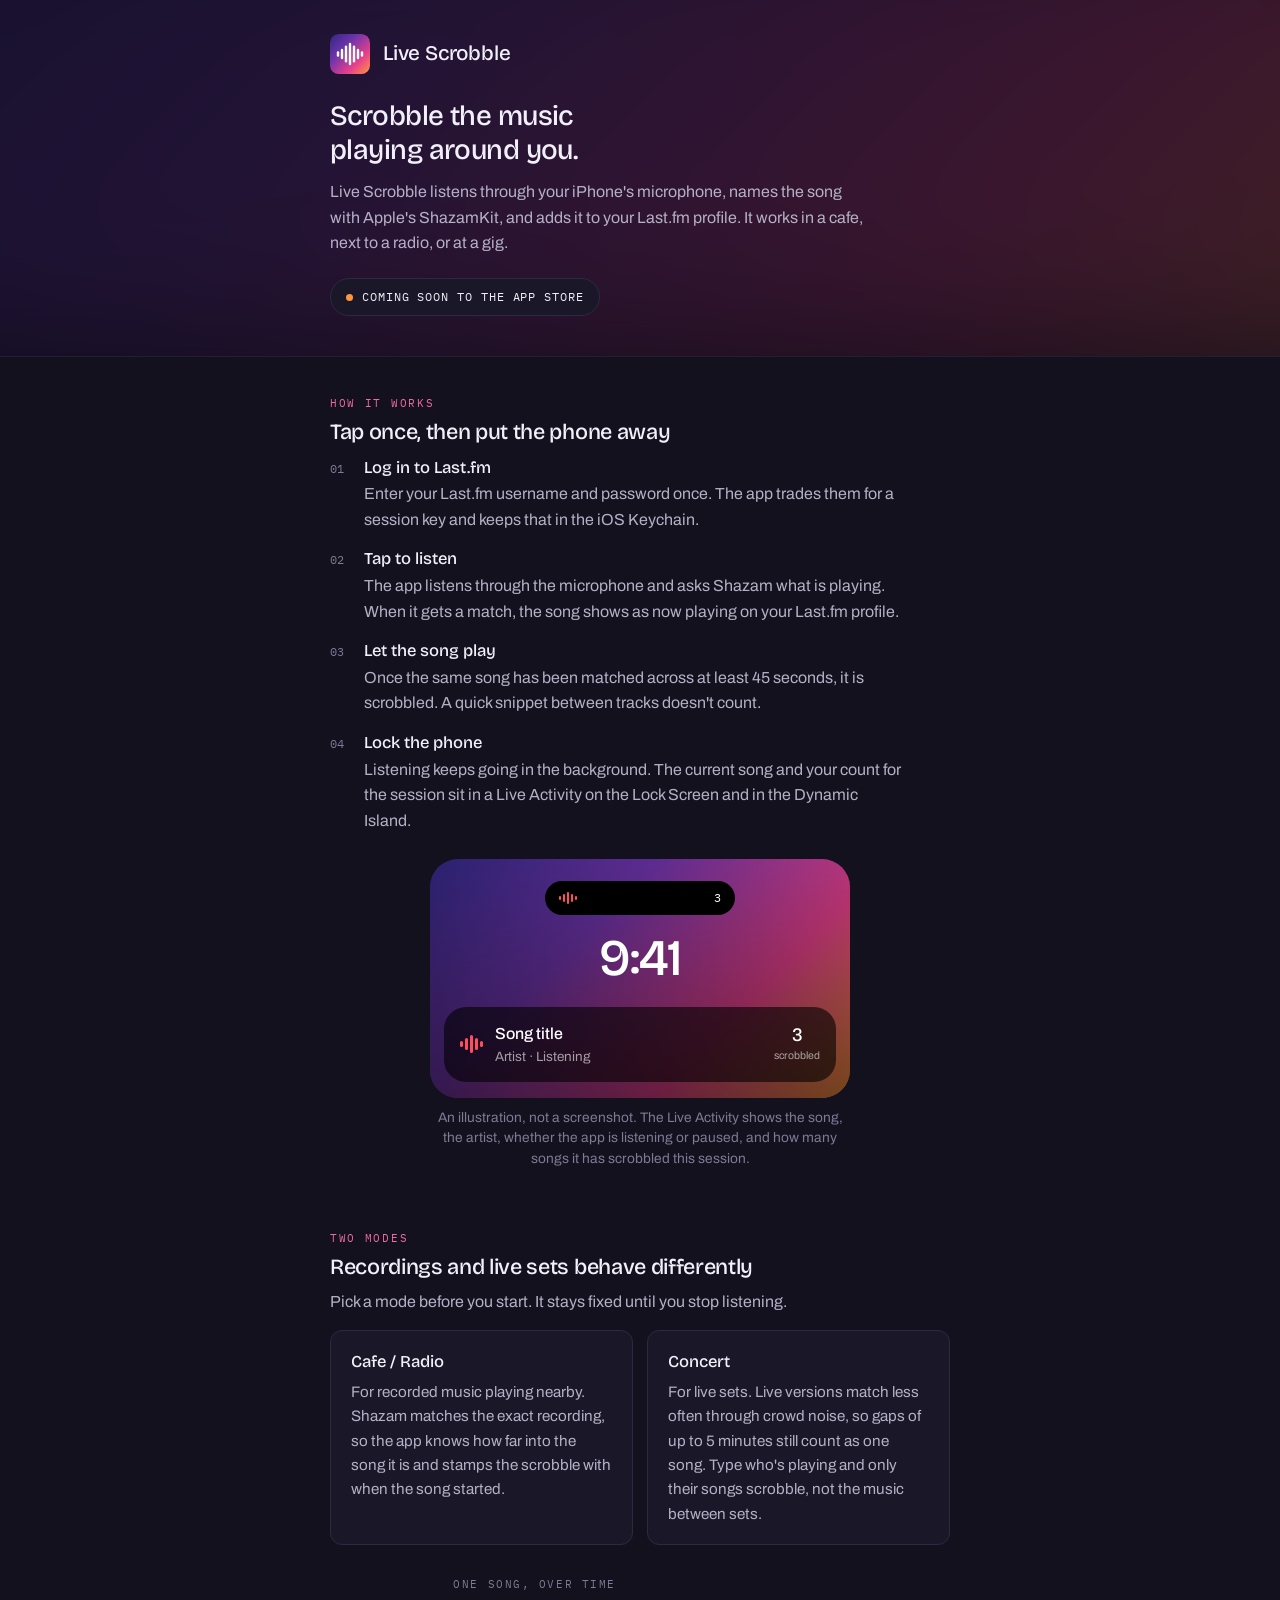
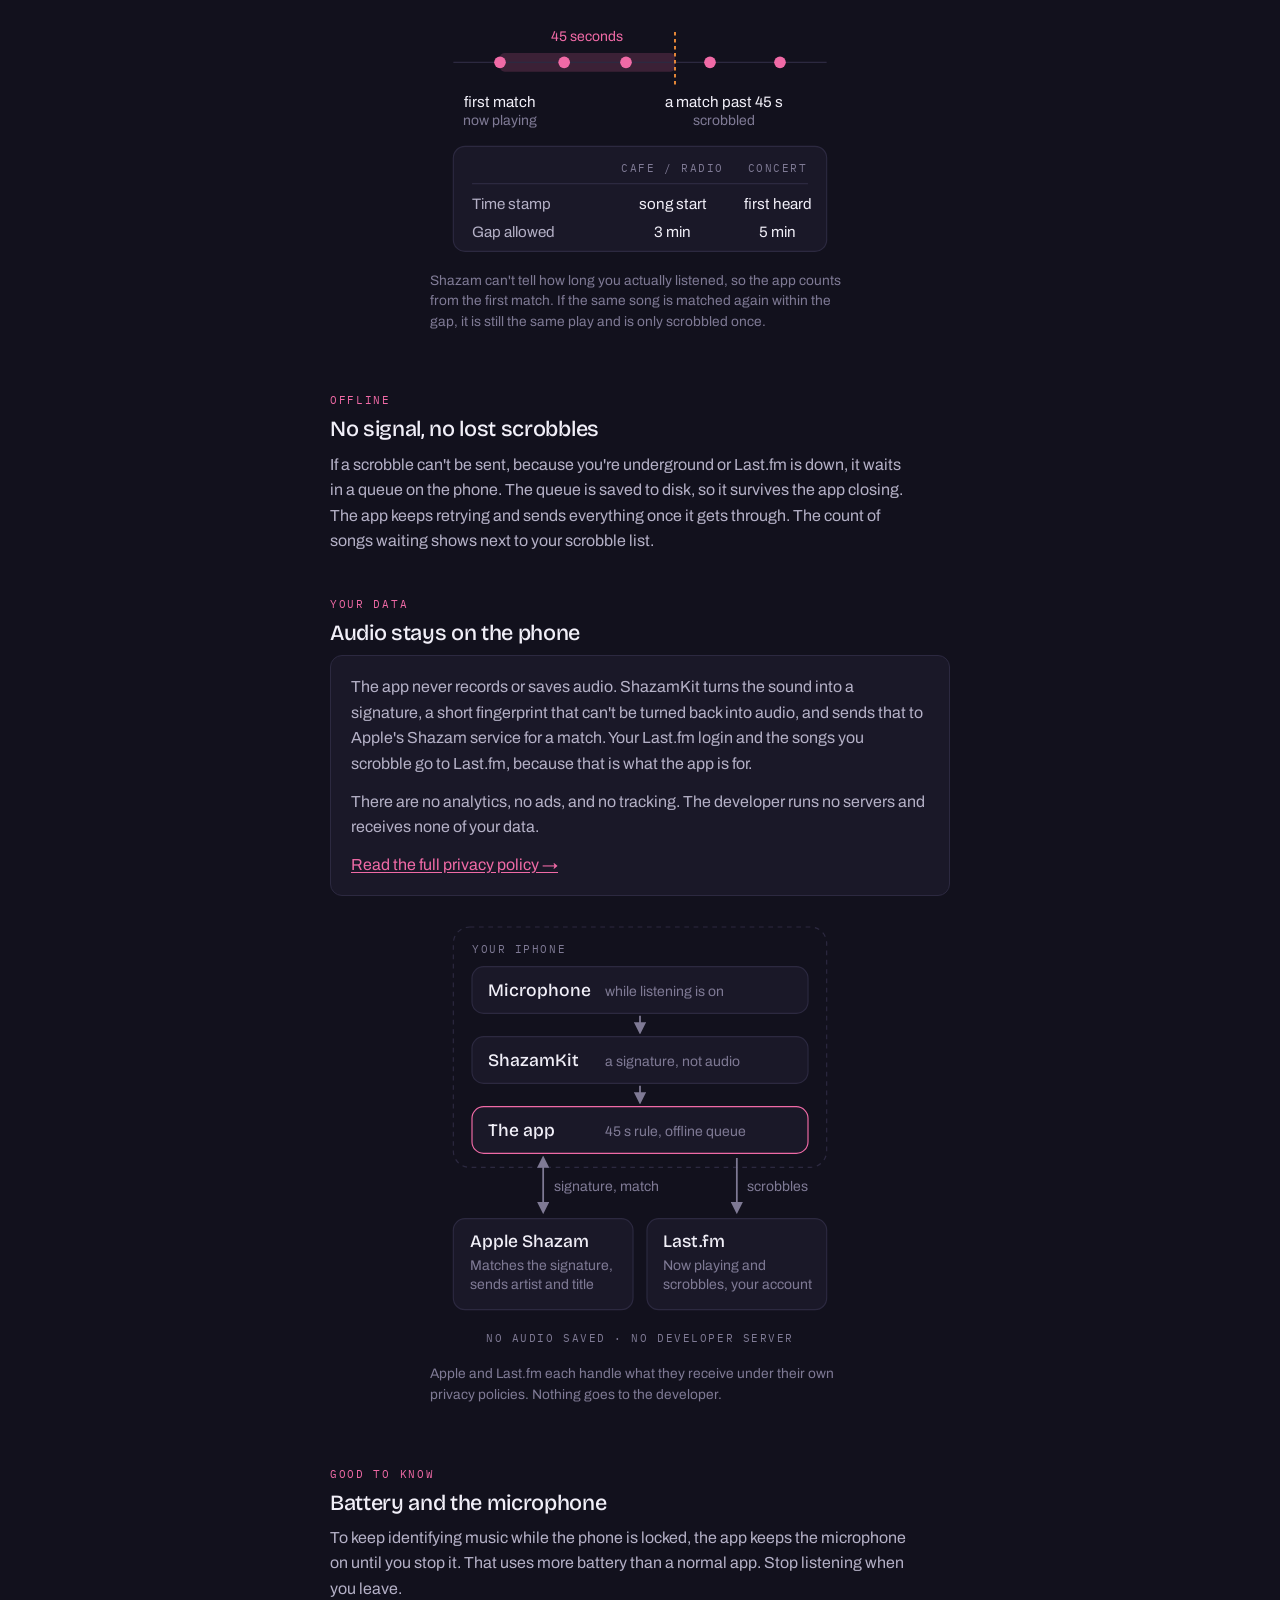
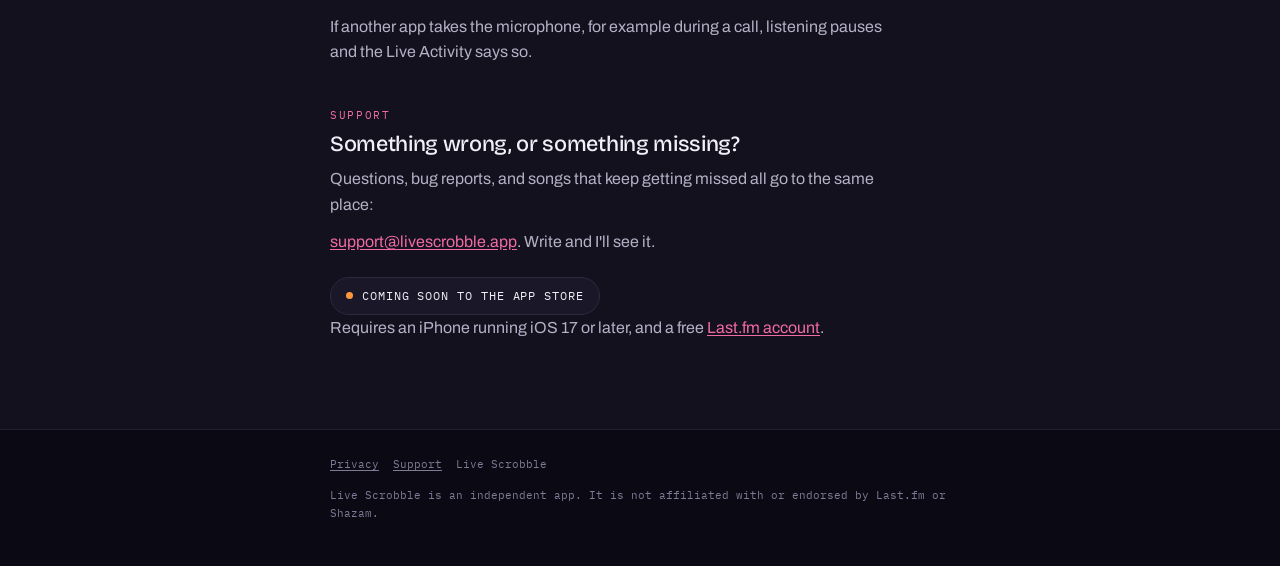
<file: index.html>
<!doctype html>
<html lang="en">
<head>
<meta charset="utf-8">
<meta name="viewport" content="width=device-width, initial-scale=1">
<title>Live Scrobble</title>
<meta name="description" content="An iPhone app that listens to the music around you, names it with Shazam, and scrobbles it to your Last.fm account.">
<meta name="theme-color" content="#0B0A14">
<link rel="icon" href="mark.svg">
<link rel="apple-touch-icon" href="img/apple-touch-icon.png">
<meta property="og:title" content="Live Scrobble">
<meta property="og:description" content="Scrobble the music playing around you to Last.fm.">
<meta property="og:image" content="https://livescrobble.app/img/icon-512.png">
<link rel="preconnect" href="https://fonts.gstatic.com" crossorigin>
<link rel="stylesheet" href="https://fonts.googleapis.com/css2?family=Bricolage+Grotesque:opsz,wght@12..96,400;12..96,500&family=Archivo:wght@400;500&family=IBM+Plex+Mono:wght@400;500&display=swap">
<link rel="stylesheet" href="style.css">
</head>
<body>

<div class="hero">
  <div class="wrap">
    <header class="top">
      <img class="mark" src="mark.svg" alt="">
      <div class="word">Live Scrobble</div>
    </header>
    <p class="lede">Scrobble the music playing around you.</p>
    <p class="sub">Live Scrobble listens through your iPhone's microphone, names the song with Apple's ShazamKit, and adds it to your Last.fm profile. It works in a cafe, next to a radio, or at a gig.</p>
    <p class="get"><span class="soon">Coming soon to the App Store</span></p>
  </div>
</div>

<main>
  <div class="wrap">

    <section>
      <p class="eyebrow">How it works</p>
      <h2>Tap once, then put the phone away</h2>
      <ul class="steps">
        <li><span class="n">01</span><span><b>Log in to Last.fm</b>Enter your Last.fm username and password once. The app trades them for a session key and keeps that in the iOS Keychain.</span></li>
        <li><span class="n">02</span><span><b>Tap to listen</b>The app listens through the microphone and asks Shazam what is playing. When it gets a match, the song shows as now playing on your Last.fm profile.</span></li>
        <li><span class="n">03</span><span><b>Let the song play</b>Once the same song has been matched across at least 45 seconds, it is scrobbled. A quick snippet between tracks doesn't count.</span></li>
        <li><span class="n">04</span><span><b>Lock the phone</b>Listening keeps going in the background. The current song and your count for the session sit in a Live Activity on the Lock Screen and in the Dynamic Island.</span></li>
      </ul>

      <figure class="mock">
        <div class="lock" role="img" aria-label="An illustration of the Lock Screen. The Dynamic Island shows a red waveform and the number 3. Below the clock, the Live Activity shows a red waveform, Song title, Artist, Listening, and 3 scrobbled.">
          <div class="island" aria-hidden="true"><span class="wave"><i></i><i></i><i></i><i></i><i></i></span><span>3</span></div>
          <p class="clock" aria-hidden="true">9:41</p>
          <div class="la" aria-hidden="true">
            <span class="wave"><i></i><i></i><i></i><i></i><i></i></span>
            <span class="la-text"><span class="la-title">Song title</span><span class="la-sub">Artist · Listening</span></span>
            <span class="la-count"><b>3</b><small>scrobbled</small></span>
          </div>
        </div>
        <figcaption>An illustration, not a screenshot. The Live Activity shows the song, the artist, whether the app is listening or paused, and how many songs it has scrobbled this session.</figcaption>
      </figure>
    </section>

    <section>
      <p class="eyebrow">Two modes</p>
      <h2>Recordings and live sets behave differently</h2>
      <p>Pick a mode before you start. It stays fixed until you stop listening.</p>
      <div class="modes">
        <div class="card">
          <h3>Cafe / Radio</h3>
          <p>For recorded music playing nearby. Shazam matches the exact recording, so the app knows how far into the song it is and stamps the scrobble with when the song started.</p>
        </div>
        <div class="card">
          <h3>Concert</h3>
          <p>For live sets. Live versions match less often through crowd noise, so gaps of up to 5 minutes still count as one song. Type who's playing and only their songs scrobble, not the music between sets.</p>
        </div>
      </div>

      <figure class="fig">
        <svg class="dg" viewBox="0 0 360 250" role="img" aria-labelledby="dg-song-t dg-song-d">
          <title id="dg-song-t">How one song becomes a scrobble</title>
          <desc id="dg-song-d">A timeline with five matches for the same song. The first match sets it as now playing. The first match 45 seconds or more after that scrobbles it. Below, a table: in Cafe / Radio the time stamp is when the song started and a gap of up to 3 minutes still counts as the same play. In Concert the time stamp is when the song was first heard and the gap allowed is 5 minutes.</desc>
          <text class="mono" x="20" y="16">ONE SONG, OVER TIME</text>
          <rect class="span" x="60" y="72" width="150" height="16" rx="4"/>
          <line class="hair" x1="20" y1="80" x2="340" y2="80"/>
          <line class="gap" x1="210" y1="54" x2="210" y2="100" stroke-dasharray="3 3"/>
          <text class="accent-t" x="135" y="62" text-anchor="middle">45 seconds</text>
          <circle class="hit" cx="60" cy="80" r="5"/>
          <circle class="hit" cx="115" cy="80" r="5"/>
          <circle class="hit" cx="168" cy="80" r="5"/>
          <circle class="hit" cx="240" cy="80" r="5"/>
          <circle class="hit" cx="300" cy="80" r="5"/>
          <text class="ink" x="60" y="118" text-anchor="middle">first match</text>
          <text class="sm" x="60" y="134" text-anchor="middle">now playing</text>
          <text class="ink" x="252" y="118" text-anchor="middle">a match past 45 s</text>
          <text class="sm" x="252" y="134" text-anchor="middle">scrobbled</text>
          <rect class="box" x="20" y="152" width="320" height="90" rx="10"/>
          <text class="mono" x="208" y="174" text-anchor="middle">CAFE / RADIO</text>
          <text class="mono" x="298" y="174" text-anchor="middle">CONCERT</text>
          <line class="hair" x1="36" y1="184" x2="324" y2="184"/>
          <text x="36" y="206">Time stamp</text>
          <text class="ink" x="208" y="206" text-anchor="middle">song start</text>
          <text class="ink" x="298" y="206" text-anchor="middle">first heard</text>
          <text x="36" y="230">Gap allowed</text>
          <text class="ink" x="208" y="230" text-anchor="middle">3 min</text>
          <text class="ink" x="298" y="230" text-anchor="middle">5 min</text>
        </svg>
        <figcaption>Shazam can't tell how long you actually listened, so the app counts from the first match. If the same song is matched again within the gap, it is still the same play and is only scrobbled once.</figcaption>
      </figure>
    </section>

    <section>
      <p class="eyebrow">Offline</p>
      <h2>No signal, no lost scrobbles</h2>
      <p>If a scrobble can't be sent, because you're underground or Last.fm is down, it waits in a queue on the phone. The queue is saved to disk, so it survives the app closing. The app keeps retrying and sends everything once it gets through. The count of songs waiting shows next to your scrobble list.</p>
    </section>

    <section>
      <p class="eyebrow">Your data</p>
      <h2>Audio stays on the phone</h2>
      <div class="card">
        <p>The app never records or saves audio. ShazamKit turns the sound into a signature, a short fingerprint that can't be turned back into audio, and sends that to Apple's Shazam service for a match. Your Last.fm login and the songs you scrobble go to Last.fm, because that is what the app is for.</p>
        <p>There are no analytics, no ads, and no tracking. The developer runs no servers and receives none of your data.</p>
        <p><a href="privacy.html">Read the full privacy policy →</a></p>
      </div>

      <figure class="fig">
        <svg class="dg" viewBox="0 0 360 372" role="img" aria-labelledby="dg-data-t dg-data-d">
          <title id="dg-data-t">Where data goes</title>
          <desc id="dg-data-d">On your iPhone, the microphone feeds ShazamKit, which makes a signature. The app sends the signature to Apple's Shazam service and gets back the artist and title. The app sends now playing and scrobbles to Last.fm. No audio is saved and there is no developer server.</desc>
          <defs><marker id="ah-da" viewBox="0 0 10 10" refX="8" refY="5" markerWidth="7" markerHeight="7" orient="auto-start-reverse"><path class="head" d="M0 0 L10 5 L0 10 z"/></marker></defs>
          <rect class="zone" x="20" y="6" width="320" height="206" rx="14"/>
          <text class="mono" x="36" y="28">YOUR IPHONE</text>
          <rect class="box" x="36" y="40" width="288" height="40" rx="10"/>
          <text class="disp ink" x="50" y="65">Microphone</text>
          <text class="sm" x="150" y="65">while listening is on</text>
          <path class="arrow" d="M180 82 V96" marker-end="url(#ah-da)"/>
          <rect class="box" x="36" y="100" width="288" height="40" rx="10"/>
          <text class="disp ink" x="50" y="125">ShazamKit</text>
          <text class="sm" x="150" y="125">a signature, not audio</text>
          <path class="arrow" d="M180 142 V156" marker-end="url(#ah-da)"/>
          <rect class="box on" x="36" y="160" width="288" height="40" rx="10"/>
          <text class="disp ink" x="50" y="185">The app</text>
          <text class="sm" x="150" y="185">45 s rule, offline queue</text>
          <path class="arrow" d="M97 204 V250" marker-start="url(#ah-da)" marker-end="url(#ah-da)"/>
          <text class="sm" x="106" y="232">signature, match</text>
          <path class="arrow" d="M263 204 V250" marker-end="url(#ah-da)"/>
          <text class="sm" x="272" y="232">scrobbles</text>
          <rect class="box" x="20" y="256" width="154" height="78" rx="10"/>
          <text class="disp ink" x="34" y="280">Apple Shazam</text>
          <text class="sm" x="34" y="300">Matches the signature,</text>
          <text class="sm" x="34" y="316">sends artist and title</text>
          <rect class="box" x="186" y="256" width="154" height="78" rx="10"/>
          <text class="disp ink" x="200" y="280">Last.fm</text>
          <text class="sm" x="200" y="300">Now playing and</text>
          <text class="sm" x="200" y="316">scrobbles, your account</text>
          <text class="mono" x="180" y="362" text-anchor="middle">NO AUDIO SAVED · NO DEVELOPER SERVER</text>
        </svg>
        <figcaption>Apple and Last.fm each handle what they receive under their own privacy policies. Nothing goes to the developer.</figcaption>
      </figure>
    </section>

    <section>
      <p class="eyebrow">Good to know</p>
      <h2>Battery and the microphone</h2>
      <p>To keep identifying music while the phone is locked, the app keeps the microphone on until you stop it. That uses more battery than a normal app. Stop listening when you leave.</p>
      <p>If another app takes the microphone, for example during a call, listening pauses and the Live Activity says so.</p>
    </section>

    <section>
      <p class="eyebrow">Support</p>
      <h2>Something wrong, or something missing?</h2>
      <p>Questions, bug reports, and songs that keep getting missed all go to the same place:</p>
      <p><a href="mailto:support@livescrobble.app">support@livescrobble.app</a>. Write and I'll see it.</p>
      <p class="get"><span class="soon">Coming soon to the App Store</span></p>
      <p>Requires an iPhone running iOS 17 or later, and a free <a href="https://www.last.fm/join">Last.fm account</a>.</p>
    </section>

  </div>
</main>

<div class="wrap">
  <footer>
    <a href="privacy.html">Privacy</a>
    <a href="support.html">Support</a>
    <span>Live Scrobble</span>
    <p class="note">Live Scrobble is an independent app. It is not affiliated with or endorsed by Last.fm or Shazam.</p>
  </footer>
</div>

</body>
</html>
</file>
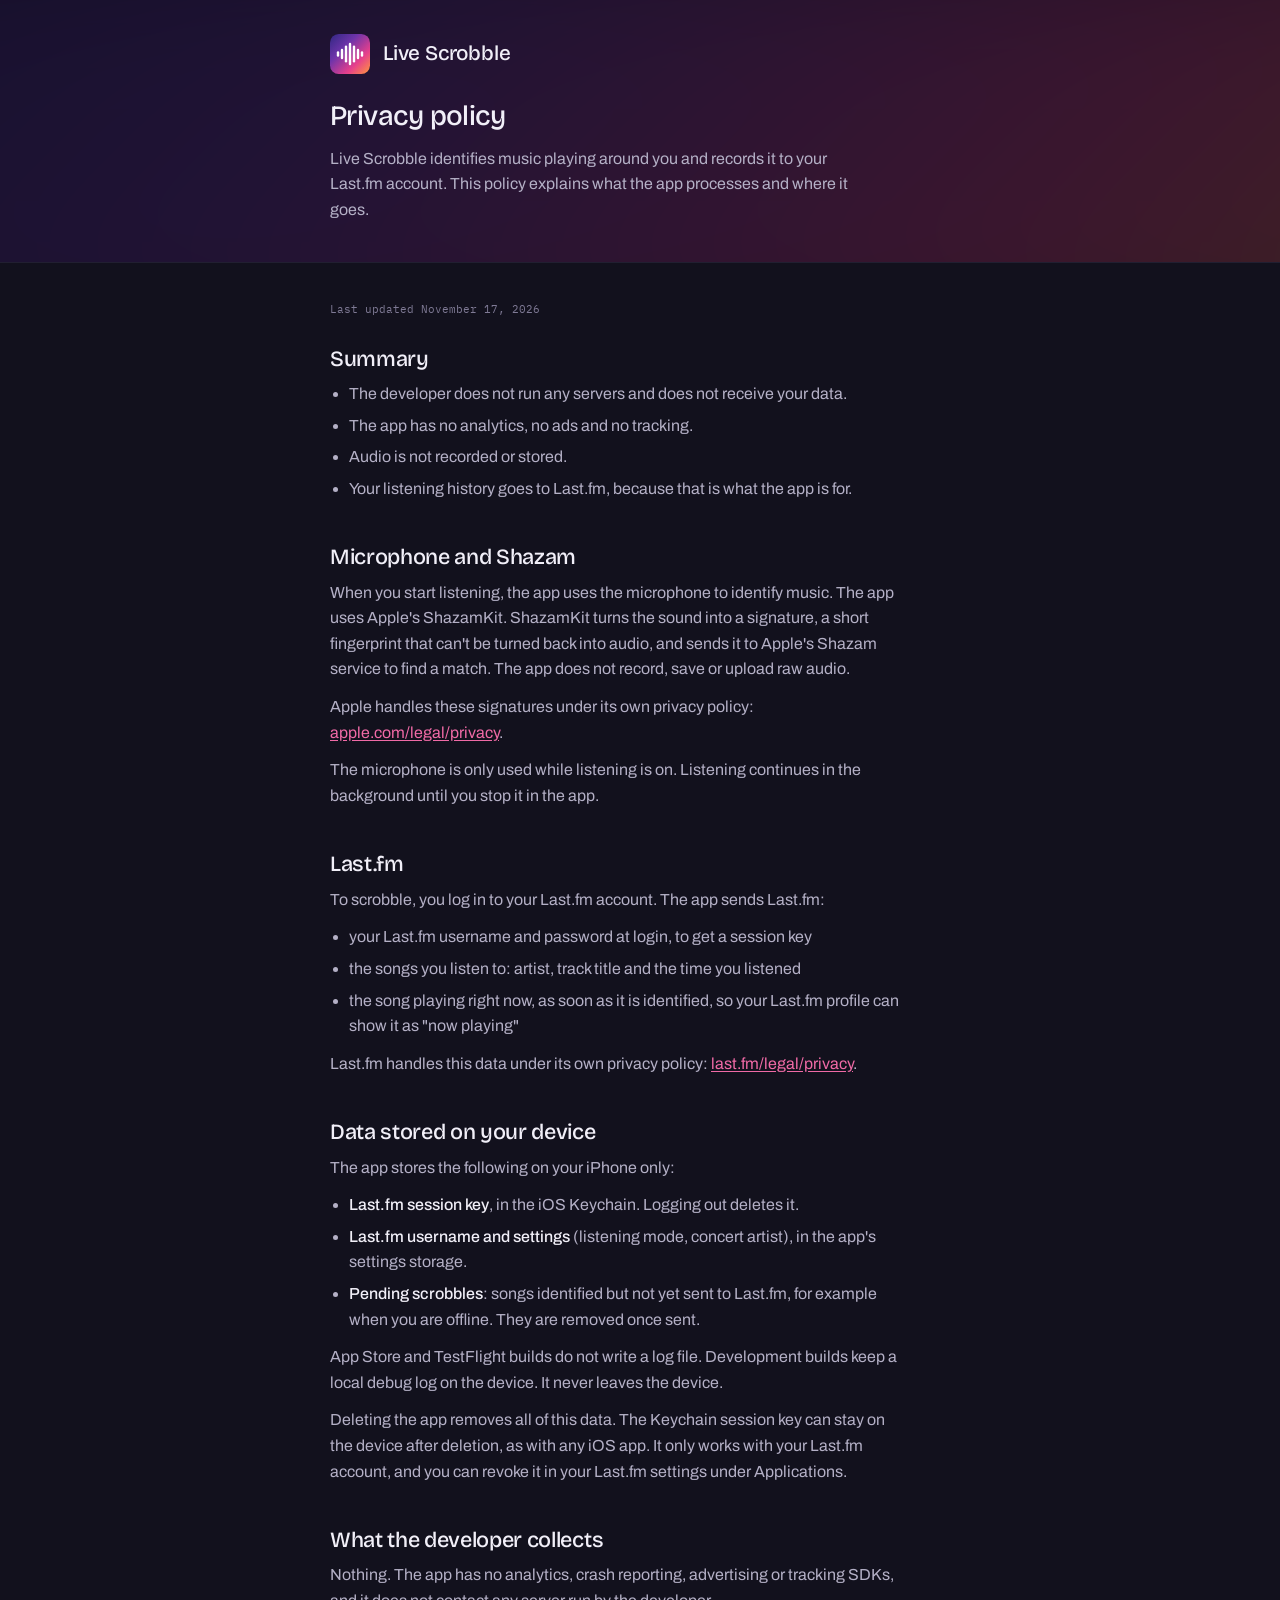
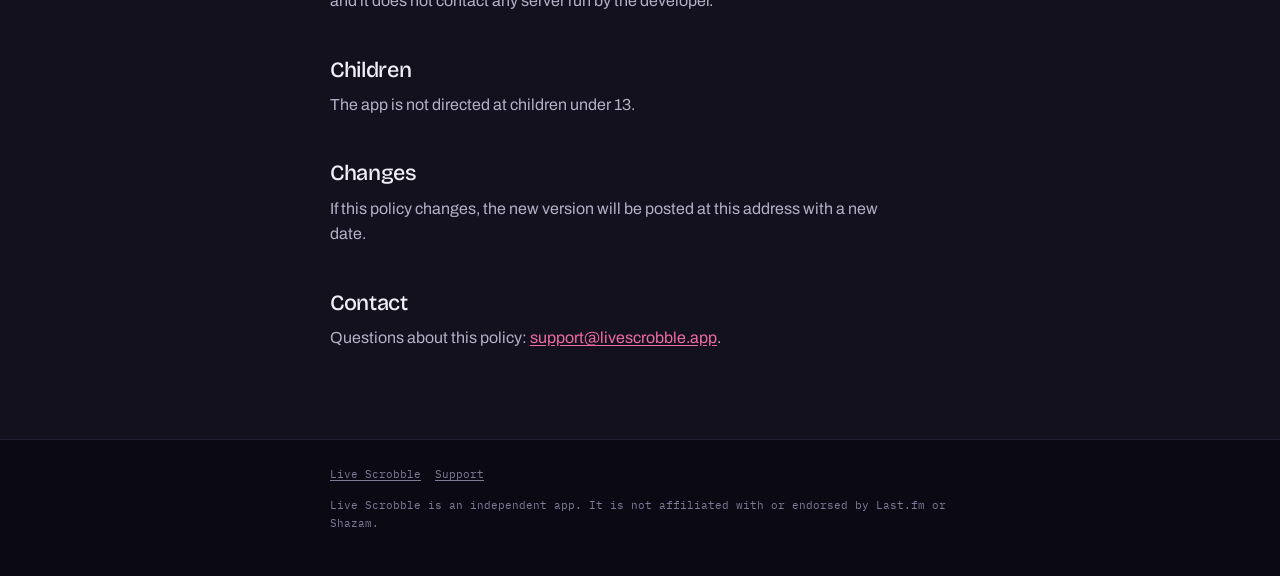
<file: privacy.html>
<!doctype html>
<html lang="en">
<head>
<meta charset="utf-8">
<meta name="viewport" content="width=device-width, initial-scale=1">
<title>Privacy Policy · Live Scrobble</title>
<meta name="description" content="Live Scrobble has no analytics, no ads and no tracking. Audio is not recorded. Your listening history goes to Last.fm.">
<meta name="theme-color" content="#0B0A14">
<link rel="icon" href="mark.svg">
<link rel="apple-touch-icon" href="img/apple-touch-icon.png">
<link rel="preconnect" href="https://fonts.gstatic.com" crossorigin>
<link rel="stylesheet" href="https://fonts.googleapis.com/css2?family=Bricolage+Grotesque:opsz,wght@12..96,400;12..96,500&family=Archivo:wght@400;500&family=IBM+Plex+Mono:wght@400;500&display=swap">
<link rel="stylesheet" href="style.css">
</head>
<body>

<div class="hero">
  <div class="wrap">
    <header class="top">
      <img class="mark" src="mark.svg" alt="">
      <div class="word"><a href="index.html">Live Scrobble</a></div>
    </header>
    <p class="lede">Privacy policy</p>
    <p class="sub">Live Scrobble identifies music playing around you and records it to your Last.fm account. This policy explains what the app processes and where it goes.</p>
  </div>
</div>

<main>
  <div class="wrap">
    <p class="updated">Last updated November 17, 2026</p>

    <section>
      <h2>Summary</h2>
      <ul>
        <li>The developer does not run any servers and does not receive your data.</li>
        <li>The app has no analytics, no ads and no tracking.</li>
        <li>Audio is not recorded or stored.</li>
        <li>Your listening history goes to Last.fm, because that is what the app is for.</li>
      </ul>
    </section>

    <section>
      <h2>Microphone and Shazam</h2>
      <p>When you start listening, the app uses the microphone to identify music. The app uses Apple's ShazamKit. ShazamKit turns the sound into a signature, a short fingerprint that can't be turned back into audio, and sends it to Apple's Shazam service to find a match. The app does not record, save or upload raw audio.</p>
      <p>Apple handles these signatures under its own privacy policy: <a href="https://www.apple.com/legal/privacy/">apple.com/legal/privacy</a>.</p>
      <p>The microphone is only used while listening is on. Listening continues in the background until you stop it in the app.</p>
    </section>

    <section>
      <h2>Last.fm</h2>
      <p>To scrobble, you log in to your Last.fm account. The app sends Last.fm:</p>
      <ul>
        <li>your Last.fm username and password at login, to get a session key</li>
        <li>the songs you listen to: artist, track title and the time you listened</li>
        <li>the song playing right now, as soon as it is identified, so your Last.fm profile can show it as "now playing"</li>
      </ul>
      <p>Last.fm handles this data under its own privacy policy: <a href="https://www.last.fm/legal/privacy">last.fm/legal/privacy</a>.</p>
    </section>

    <section>
      <h2>Data stored on your device</h2>
      <p>The app stores the following on your iPhone only:</p>
      <ul>
        <li><b>Last.fm session key</b>, in the iOS Keychain. Logging out deletes it.</li>
        <li><b>Last.fm username and settings</b> (listening mode, concert artist), in the app's settings storage.</li>
        <li><b>Pending scrobbles</b>: songs identified but not yet sent to Last.fm, for example when you are offline. They are removed once sent.</li>
      </ul>
      <p>App Store and TestFlight builds do not write a log file. Development builds keep a local debug log on the device. It never leaves the device.</p>
      <p>Deleting the app removes all of this data. The Keychain session key can stay on the device after deletion, as with any iOS app. It only works with your Last.fm account, and you can revoke it in your Last.fm settings under Applications.</p>
    </section>

    <section>
      <h2>What the developer collects</h2>
      <p>Nothing. The app has no analytics, crash reporting, advertising or tracking SDKs, and it does not contact any server run by the developer.</p>
    </section>

    <section>
      <h2>Children</h2>
      <p>The app is not directed at children under 13.</p>
    </section>

    <section>
      <h2>Changes</h2>
      <p>If this policy changes, the new version will be posted at this address with a new date.</p>
    </section>

    <section>
      <h2>Contact</h2>
      <p>Questions about this policy: <a href="mailto:support@livescrobble.app">support@livescrobble.app</a>.</p>
    </section>
  </div>
</main>

<div class="wrap">
  <footer>
    <a href="index.html">Live Scrobble</a>
    <a href="support.html">Support</a>
    <p class="note">Live Scrobble is an independent app. It is not affiliated with or endorsed by Last.fm or Shazam.</p>
  </footer>
</div>

</body>
</html>
</file>
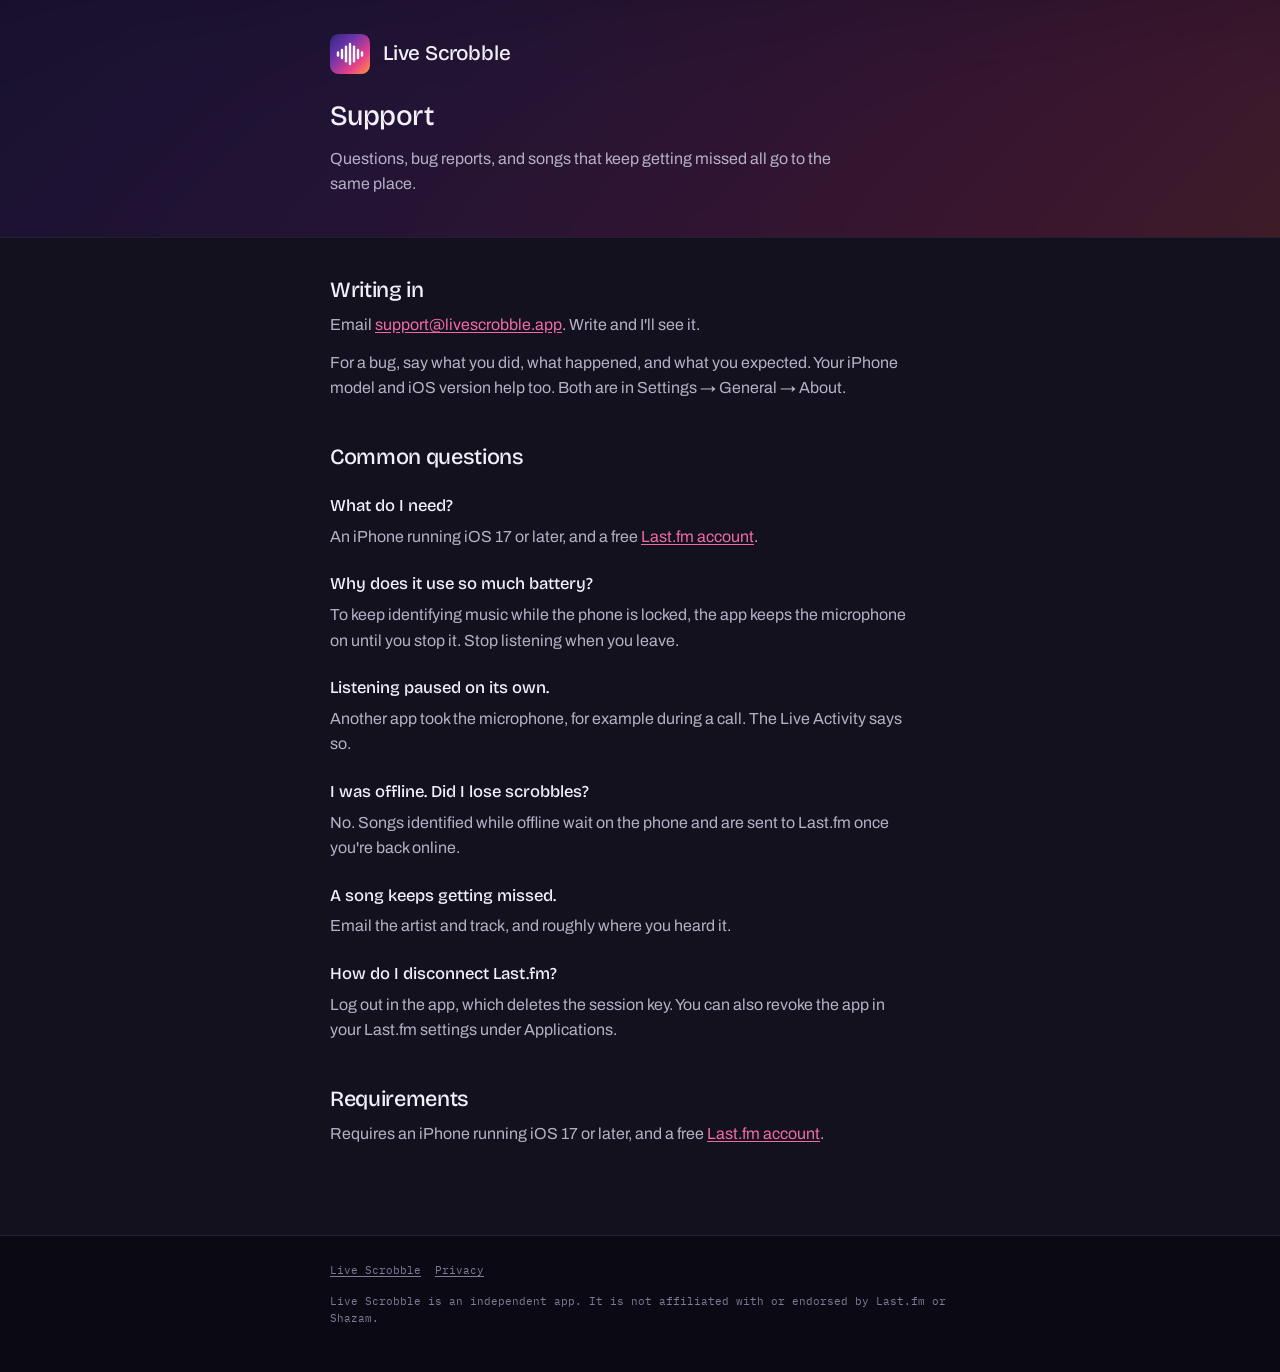
<file: support.html>
<!doctype html>
<html lang="en">
<head>
<meta charset="utf-8">
<meta name="viewport" content="width=device-width, initial-scale=1">
<title>Support · Live Scrobble</title>
<meta name="description" content="Help with Live Scrobble: questions, bug reports and missed songs.">
<meta name="theme-color" content="#0B0A14">
<link rel="icon" href="mark.svg">
<link rel="apple-touch-icon" href="img/apple-touch-icon.png">
<link rel="preconnect" href="https://fonts.gstatic.com" crossorigin>
<link rel="stylesheet" href="https://fonts.googleapis.com/css2?family=Bricolage+Grotesque:opsz,wght@12..96,400;12..96,500&family=Archivo:wght@400;500&family=IBM+Plex+Mono:wght@400;500&display=swap">
<link rel="stylesheet" href="style.css">
</head>
<body>

<div class="hero">
  <div class="wrap">
    <header class="top">
      <img class="mark" src="mark.svg" alt="">
      <div class="word"><a href="index.html">Live Scrobble</a></div>
    </header>
    <p class="lede">Support</p>
    <p class="sub">Questions, bug reports, and songs that keep getting missed all go to the same place.</p>
  </div>
</div>

<main>
  <div class="wrap">
    <section>
      <h2>Writing in</h2>
      <p>Email <a href="mailto:support@livescrobble.app">support@livescrobble.app</a>. Write and I'll see it.</p>
      <p>For a bug, say what you did, what happened, and what you expected. Your iPhone model and iOS version help too. Both are in Settings → General → About.</p>
    </section>

    <section>
      <h2>Common questions</h2>
      <h3>What do I need?</h3>
      <p>An iPhone running iOS 17 or later, and a free <a href="https://www.last.fm/join">Last.fm account</a>.</p>
      <h3>Why does it use so much battery?</h3>
      <p>To keep identifying music while the phone is locked, the app keeps the microphone on until you stop it. Stop listening when you leave.</p>
      <h3>Listening paused on its own.</h3>
      <p>Another app took the microphone, for example during a call. The Live Activity says so.</p>
      <h3>I was offline. Did I lose scrobbles?</h3>
      <p>No. Songs identified while offline wait on the phone and are sent to Last.fm once you're back online.</p>
      <h3>A song keeps getting missed.</h3>
      <p>Email the artist and track, and roughly where you heard it.</p>
      <h3>How do I disconnect Last.fm?</h3>
      <p>Log out in the app, which deletes the session key. You can also revoke the app in your Last.fm settings under Applications.</p>
    </section>

    <section>
      <h2>Requirements</h2>
      <p>Requires an iPhone running iOS 17 or later, and a free <a href="https://www.last.fm/join">Last.fm account</a>.</p>
    </section>
  </div>
</main>

<div class="wrap">
  <footer>
    <a href="index.html">Live Scrobble</a>
    <a href="privacy.html">Privacy</a>
    <p class="note">Live Scrobble is an independent app. It is not affiliated with or endorsed by Last.fm or Shazam.</p>
  </footer>
</div>

</body>
</html>
</file>
<file: style.css>
/* Live Scrobble is a dark app, so the site is dark in both color schemes. */
:root{
  color-scheme:dark;
  --ground:#0B0A14; --surface:#12111D; --raise:#1A1828;
  --ink:#F1EFF8; --ink2:#B4B0C6; --ink3:#7F7A95;
  --line:#2C2940; --hair:#211F31;
  --indigo:#5B4BDB; --purple:#8E4FD0; --pink:#E6408C; --orange:#FF963C;
  --accent:#F06AA6; --rec:#FF4D5E;
  --brand:linear-gradient(135deg,#312783 0%,#6E34AA 35%,#E6408C 70%,#FF963C 100%);
  --display:"Bricolage Grotesque","Helvetica Neue",Arial,sans-serif;
  --sans:"Archivo","Helvetica Neue",Arial,sans-serif;
  --mono:"IBM Plex Mono",ui-monospace,SFMono-Regular,Menlo,monospace;
}
*{box-sizing:border-box}
html{-webkit-text-size-adjust:100%}
body{margin:0;background:var(--ground);color:var(--ink);font-family:var(--sans);line-height:1.6}
.wrap{max-width:660px;margin-inline:auto;padding-inline:20px;padding-block:0}

/* Hero */
.hero{position:relative;overflow:hidden}
.hero::before{content:"";position:absolute;inset:-40% -20% auto;height:520px;background:var(--brand);
  opacity:.22;filter:blur(90px);pointer-events:none}

header.top{display:flex;align-items:center;gap:13px;padding-block:34px 26px}
.mark{width:40px;height:40px;flex:none}
.word{font-family:var(--display);font-size:1.3rem;font-weight:500;letter-spacing:-.01em}
.word a{color:inherit;text-decoration:none}
.lede{font-family:var(--display);font-size:1.75rem;font-weight:500;line-height:1.2;letter-spacing:-.02em;
  text-wrap:balance;margin:0 0 12px;max-width:20ch;color:var(--ink)}
.sub{margin:0;color:var(--ink2);max-width:60ch}
.get{margin:22px 0 0}
.hero .wrap{position:relative;padding-bottom:40px}
.soon{display:inline-flex;align-items:center;gap:9px;font-family:var(--mono);font-size:.72rem;
  letter-spacing:.08em;text-transform:uppercase;color:var(--ink);border:1px solid var(--line);
  background:var(--raise);border-radius:999px;padding:9px 15px}
.soon::before{content:"";width:7px;height:7px;border-radius:50%;background:var(--orange)}

/* Body */
main{background:var(--surface);border-block:1px solid var(--hair);padding-block:38px 46px}
section{padding-block:0 30px}
h2{font-family:var(--display);font-weight:500;font-size:1.36rem;letter-spacing:-.015em;line-height:1.3;margin:0 0 8px}
h3{font-family:var(--display);font-weight:500;font-size:1.04rem;margin:22px 0 4px}
p{margin:0 0 12px;color:var(--ink2);max-width:64ch}
.eyebrow{font-family:var(--mono);font-size:.66rem;letter-spacing:.16em;text-transform:uppercase;
  color:var(--accent);margin:0 0 6px}
ul{margin:0 0 12px;padding-left:19px;color:var(--ink2);max-width:64ch}
li{margin-bottom:6px}
a{color:var(--accent);text-underline-offset:2px}
b,strong{color:var(--ink);font-weight:500}
.steps{list-style:none;padding:0;margin:0;display:grid;gap:14px}
.steps li{display:grid;grid-template-columns:22px 1fr;gap:12px;margin:0;align-items:baseline}
.steps .n{font-family:var(--mono);font-size:.72rem;color:var(--ink3)}
.steps b{font-family:var(--display);font-weight:500;font-size:1.04rem;color:var(--ink);display:block}
.steps span{color:var(--ink2)}
.card{background:var(--raise);border:1px solid var(--line);border-radius:12px;padding:18px 20px}
.card p:last-child{margin-bottom:0}
.modes{display:grid;grid-template-columns:repeat(2,minmax(0,1fr));gap:14px;margin:16px 0 4px}
.modes .card h3{margin-top:0}
.modes .card p{font-size:.95rem}
figure{margin:0}
figcaption{font-size:.86rem;line-height:1.5;color:var(--ink3);margin-top:10px;max-width:60ch}

/* Live Activity illustration, drawn in CSS. Not a screenshot. */
.mock{margin:26px auto 30px;max-width:420px}
.mock figcaption{text-align:center;margin-inline:auto}
.lock{border-radius:28px;padding:22px 14px 16px;background:var(--brand);position:relative;overflow:hidden}
.lock::after{content:"";position:absolute;inset:0;background:linear-gradient(rgb(0 0 0 / .15),rgb(0 0 0 / .55))}
.lock>*{position:relative;z-index:1}
.island{display:flex;align-items:center;justify-content:space-between;width:190px;height:34px;margin:0 auto 18px;
  background:#000;border-radius:999px;padding:0 14px;color:#fff;font-family:var(--mono);font-size:.78rem}
.clock{text-align:center;color:#fff;font-family:var(--display);font-weight:500;font-size:3.2rem;
  line-height:1;letter-spacing:-.02em;margin:0 0 22px}
.la{display:flex;align-items:center;gap:12px;background:rgb(0 0 0 / .6);border-radius:22px;padding:14px 16px;color:#fff}
.la-text{flex:1;min-width:0}
.la-title,.la-sub{display:block;white-space:nowrap;overflow:hidden;text-overflow:ellipsis}
.la-title{font-weight:500}
.la-sub{font-size:.84rem;color:rgb(255 255 255 / .6)}
.la-count{text-align:center;line-height:1.1}
.la-count b{display:block;color:#fff;font-size:1.15rem;font-variant-numeric:tabular-nums}
.la-count small{font-size:.66rem;color:rgb(255 255 255 / .6)}
.wave{display:inline-flex;align-items:center;gap:2px;height:20px;flex:none}
.wave i{display:block;width:3px;border-radius:2px;background:var(--rec)}
.wave i:nth-child(1),.wave i:nth-child(5){height:6px}
.wave i:nth-child(2),.wave i:nth-child(4){height:12px}
.wave i:nth-child(3){height:18px}
.island .wave{height:14px}
.island .wave i{width:2px}
.island .wave i:nth-child(1),.island .wave i:nth-child(5){height:4px}
.island .wave i:nth-child(2),.island .wave i:nth-child(4){height:8px}
.island .wave i:nth-child(3){height:12px}
@media (prefers-reduced-motion:no-preference){
  .wave i{animation:bar 1.1s ease-in-out infinite;transform-origin:center}
  .wave i:nth-child(2){animation-delay:.15s}
  .wave i:nth-child(3){animation-delay:.3s}
  .wave i:nth-child(4){animation-delay:.45s}
  .wave i:nth-child(5){animation-delay:.6s}
}
@keyframes bar{0%,100%{transform:scaleY(1)}50%{transform:scaleY(.45)}}

/* Diagrams */
.fig{margin:24px auto 30px;max-width:420px}
.fig svg{display:block;width:100%;height:auto}
.dg{font-family:var(--sans);font-size:13px}
.dg text{fill:var(--ink2)}
.dg .ink{fill:var(--ink)}
.dg .disp{font-family:var(--display);font-size:15px;font-weight:500}
.dg .sm{font-size:12px;fill:var(--ink3)}
.dg .mono{font-family:var(--mono);font-size:9.5px;letter-spacing:.14em;fill:var(--ink3)}
.dg .accent-t{fill:var(--accent);font-size:12px}
.dg .box{fill:var(--raise);stroke:var(--line)}
.dg .box.on{stroke:var(--accent)}
.dg .zone{fill:none;stroke:var(--line);stroke-dasharray:4 4}
.dg .hair{stroke:var(--line)}
.dg .arrow{fill:none;stroke:var(--ink3);stroke-width:1.5}
.dg .arrow.dash{stroke-dasharray:4 3}
.dg .head{fill:var(--ink3)}
.dg .hit{fill:var(--accent)}
.dg .gap{fill:none;stroke:var(--orange);stroke-width:1.5}
.dg .gap-t{fill:var(--orange);font-size:12px}
.dg .span{fill:var(--accent);opacity:.18}

footer{padding-block:26px 44px;font-family:var(--mono);font-size:.68rem;color:var(--ink3);
  display:flex;flex-wrap:wrap;gap:14px;align-items:center}
footer a{color:var(--ink3)}
footer .note{flex-basis:100%;margin:0;font-size:inherit;color:var(--ink3);max-width:none}
.updated{font-family:var(--mono);font-size:.68rem;color:var(--ink3);margin:0 0 26px}

@media (max-width:480px){
  .lede{font-size:1.45rem}
  .modes{grid-template-columns:minmax(0,1fr)}
  .clock{font-size:2.6rem}
}
</file>
